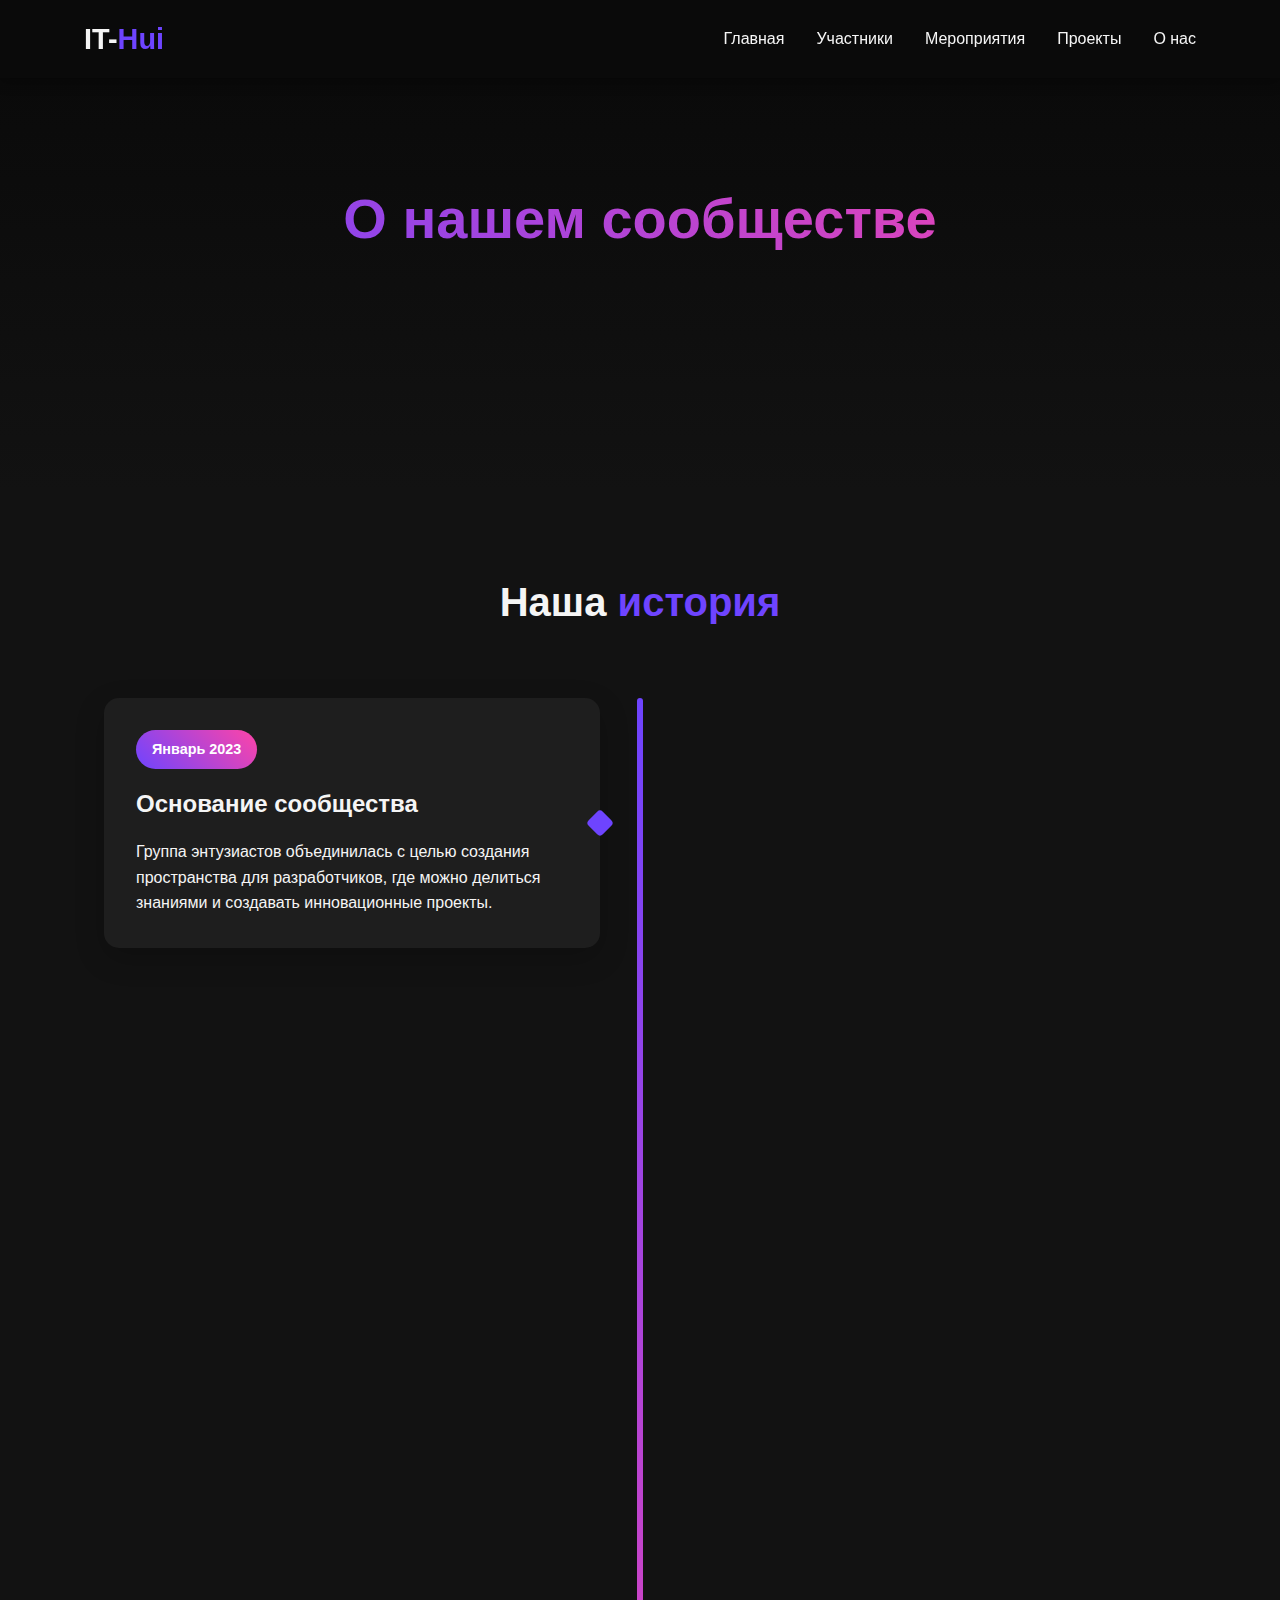
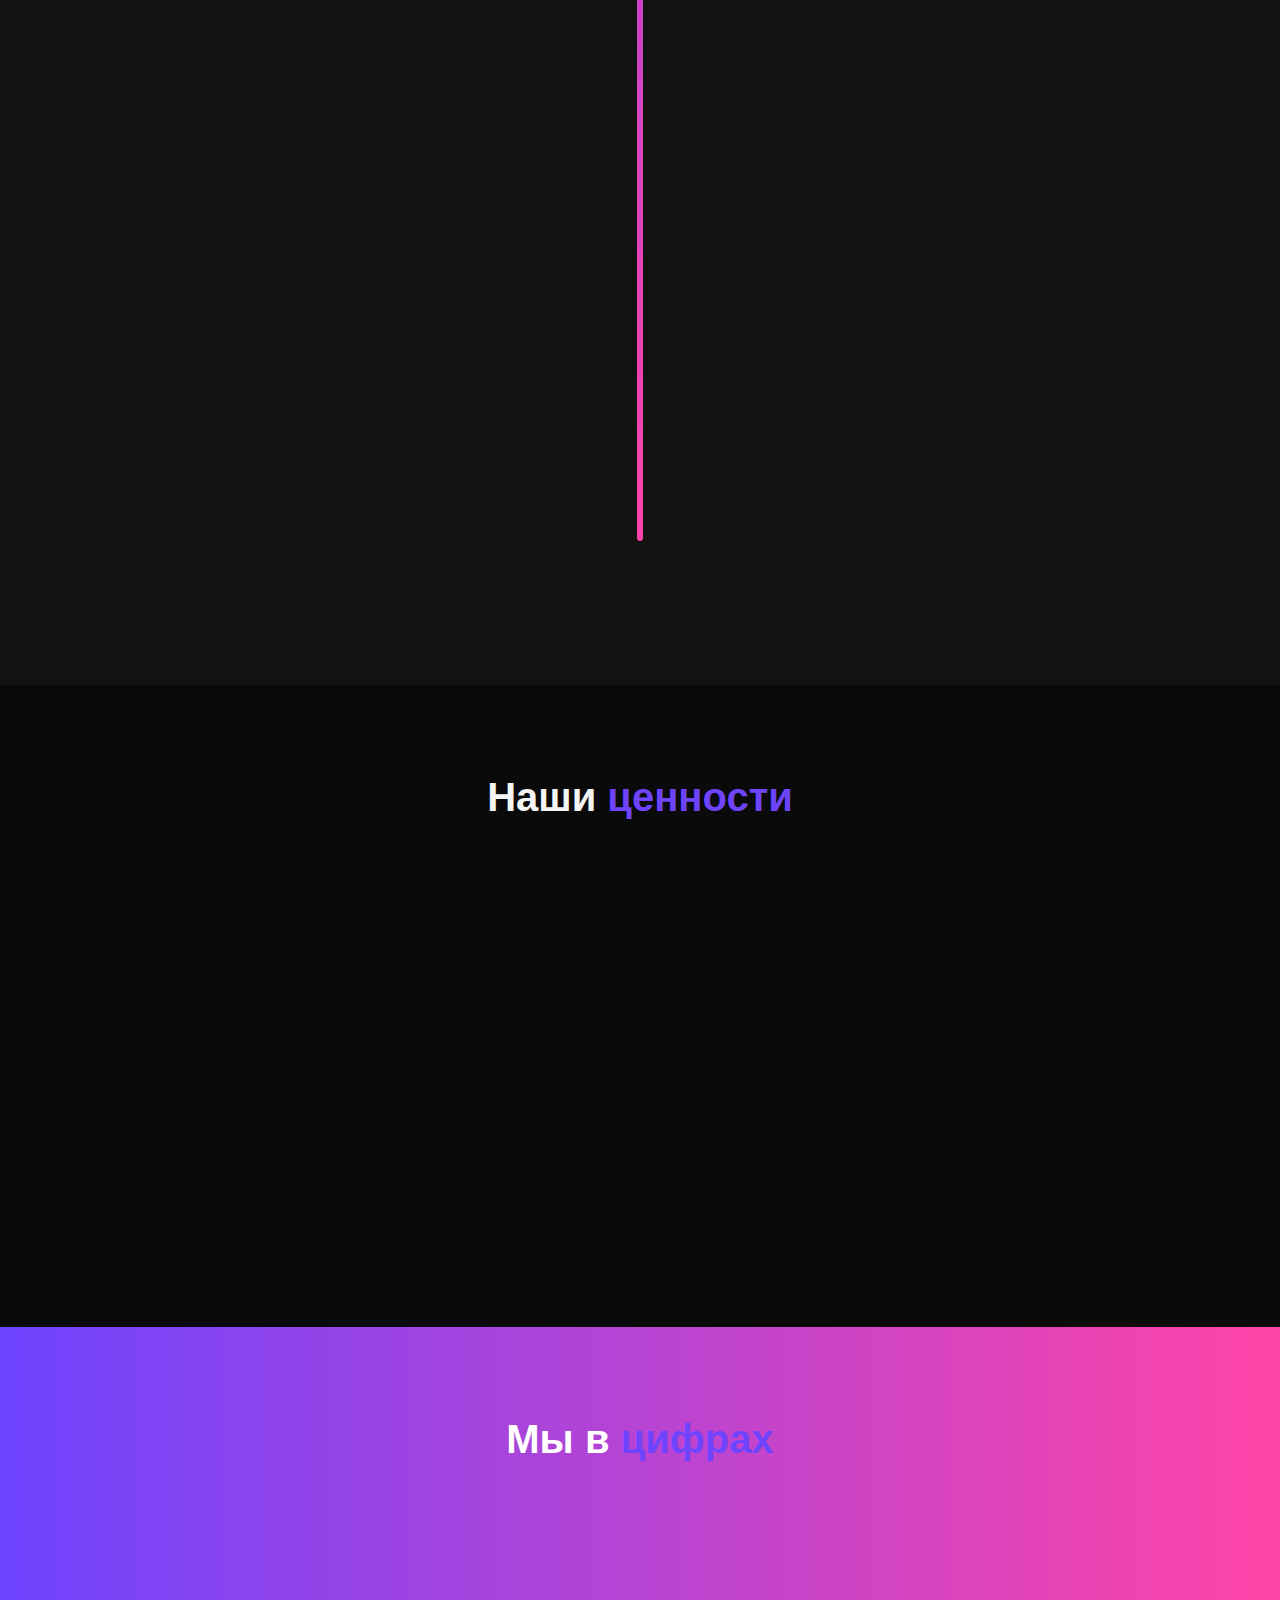
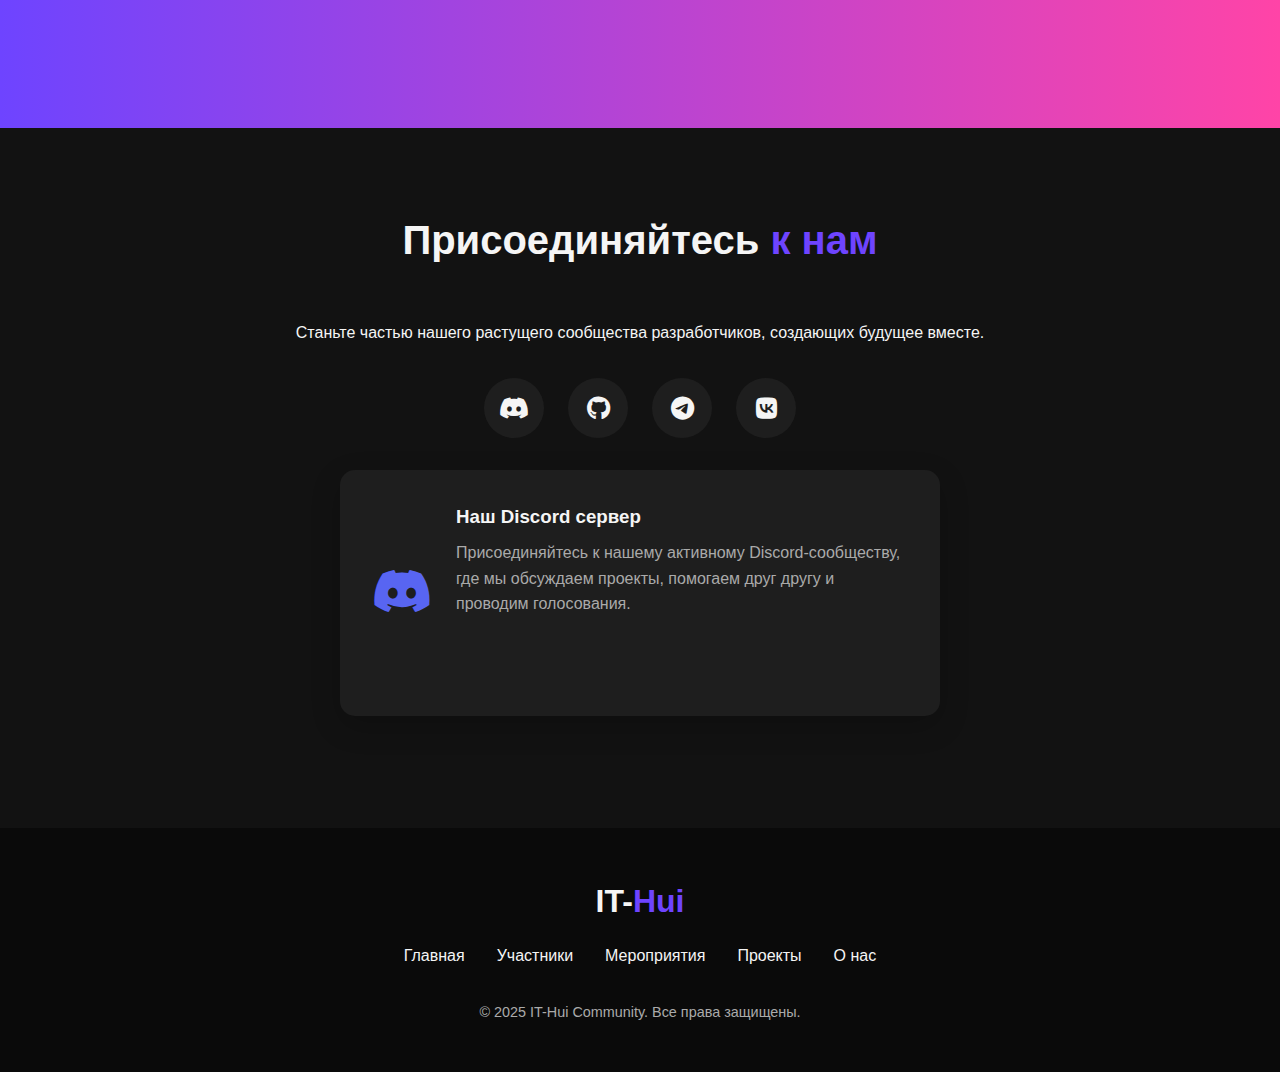
<file: pages/about.html>
<!DOCTYPE html>
<html lang="ru">
<head>
    <meta charset="UTF-8">
    <meta name="viewport" content="width=device-width, initial-scale=1.0">
    <title>О нас - IT-Hui Community</title>
    <link rel="stylesheet" href="../assets/css/style.css">
    <link rel="stylesheet" href="https://cdnjs.cloudflare.com/ajax/libs/font-awesome/6.4.0/css/all.min.css">
    <style>
        /* Дополнительные стили для страницы "О нас" */
        .about-hero {
            position: relative;
            overflow: hidden;
        }
        
        .about-hero::before {
            content: '';
            position: absolute;
            top: 0;
            left: 0;
            width: 100%;
            height: 100%;
            background: radial-gradient(circle at 20% 50%, rgba(110, 68, 255, 0.15), transparent 30%),
                        radial-gradient(circle at 80% 80%, rgba(255, 68, 167, 0.1), transparent 30%);
            z-index: -1;
        }
        
        .timeline {
            position: relative;
            max-width: 1200px;
            margin: 4rem auto;
            padding: 0 20px;
        }
        
        .timeline::after {
            content: '';
            position: absolute;
            width: 6px;
            background: linear-gradient(to bottom, var(--primary-color), var(--secondary-color));
            top: 0;
            bottom: 0;
            left: 50%;
            margin-left: -3px;
            border-radius: 10px;
        }
        
        .timeline-item {
            position: relative;
            width: 50%;
            opacity: 0;
            transform: translateY(50px);
            transition: opacity 0.5s, transform 0.5s;
            margin-bottom: 3rem;
        }
        
        .timeline-item.visible {
            opacity: 1;
            transform: translateY(0);
        }
        
        .timeline-item:nth-child(odd) {
            left: 0;
            padding-right: 40px;
        }
        
        .timeline-item:nth-child(even) {
            left: 50%;
            padding-left: 40px;
        }
        
        .timeline-content {
            background: var(--card-bg);
            padding: 2rem;
            border-radius: 15px;
            box-shadow: 0 10px 30px rgba(0, 0, 0, 0.2);
            position: relative;
        }
        
        .timeline-content::after {
            content: '';
            position: absolute;
            width: 20px;
            height: 20px;
            background: var(--primary-color);
            top: 50%;
            transform: translateY(-50%) rotate(45deg);
            border-radius: 4px;
        }
        
        .timeline-item:nth-child(odd) .timeline-content::after {
            right: -10px;
        }
        
        .timeline-item:nth-child(even) .timeline-content::after {
            left: -10px;
        }
        
        .timeline-date {
            display: inline-block;
            padding: 0.5rem 1rem;
            background: linear-gradient(45deg, var(--primary-color), var(--secondary-color));
            color: white;
            border-radius: 20px;
            font-weight: 600;
            margin-bottom: 1rem;
            font-size: 0.9rem;
        }
        
        .timeline-title {
            font-size: 1.5rem;
            margin-bottom: 1rem;
            color: var(--text-color);
        }
        
        .values-section {
            padding: 5rem 0;
            background: var(--darker-bg);
        }
        
        .values-grid {
            display: grid;
            grid-template-columns: repeat(auto-fit, minmax(250px, 1fr));
            gap: 2rem;
            margin-top: 3rem;
        }
        
        .value-card {
            background: var(--card-bg);
            border-radius: 15px;
            padding: 2rem;
            text-align: center;
            transition: transform 0.3s, box-shadow 0.3s;
            opacity: 0;
            transform: translateY(30px);
        }
        
        .value-card.visible {
            opacity: 1;
            transform: translateY(0);
        }
        
        .value-card:hover {
            transform: translateY(-10px);
            box-shadow: 0 15px 35px rgba(0, 0, 0, 0.3);
        }
        
        .value-icon {
            width: 80px;
            height: 80px;
            margin: 0 auto 1.5rem;
            display: flex;
            align-items: center;
            justify-content: center;
            background: linear-gradient(45deg, var(--primary-color), var(--secondary-color));
            border-radius: 50%;
            font-size: 2rem;
            color: white;
        }
        
        .value-title {
            font-size: 1.3rem;
            margin-bottom: 1rem;
            color: var(--text-color);
        }
        
        .stats-section {
            padding: 5rem 0;
            background: linear-gradient(to right, var(--primary-color), var(--secondary-color));
            color: white;
            text-align: center;
        }
        
        .stats-grid {
            display: grid;
            grid-template-columns: repeat(auto-fit, minmax(200px, 1fr));
            gap: 2rem;
            margin-top: 2rem;
        }
        
        .stat-item {
            opacity: 0;
            transform: translateY(30px);
        }
        
        .stat-item.visible {
            opacity: 1;
            transform: translateY(0);
        }
        
        .stat-number {
            font-size: 3rem;
            font-weight: 700;
            margin-bottom: 0.5rem;
            background: rgba(255, 255, 255, 0.1);
            display: inline-block;
            padding: 0.5rem 1.5rem;
            border-radius: 15px;
        }
        
        .stat-label {
            font-size: 1.1rem;
            opacity: 0.9;
        }
        
        .join-community {
            padding: 5rem 0;
            text-align: center;
            background: var(--dark-bg);
        }
        
        .join-content {
            max-width: 800px;
            margin: 0 auto;
        }
        
        .social-links {
            display: flex;
            justify-content: center;
            gap: 1.5rem;
            margin: 2rem 0;
        }
        
        .social-link {
            display: flex;
            align-items: center;
            justify-content: center;
            width: 60px;
            height: 60px;
            border-radius: 50%;
            background: var(--card-bg);
            color: var(--text-color);
            font-size: 1.5rem;
            transition: all 0.3s;
            text-decoration: none;
        }
        
        .social-link:hover {
            background: linear-gradient(45deg, var(--primary-color), var(--secondary-color));
            color: white;
            transform: translateY(-5px);
            box-shadow: 0 10px 20px rgba(110, 68, 255, 0.3);
        }
        
        .discord-embed {
            background: var(--card-bg);
            border-radius: 15px;
            padding: 2rem;
            margin: 2rem auto;
            max-width: 600px;
            text-align: left;
            display: flex;
            align-items: center;
            gap: 1.5rem;
            box-shadow: 0 10px 30px rgba(0, 0, 0, 0.2);
        }
        
        .discord-icon {
            font-size: 3rem;
            color: #5865F2;
            flex-shrink: 0;
        }
        
        .discord-content h3 {
            margin-bottom: 0.5rem;
            color: var(--text-color);
        }
        
        .discord-content p {
            color: var(--text-muted);
            margin-bottom: 1rem;
        }
        
        /* Адаптивность */
        @media (max-width: 768px) {
            .timeline::after {
                left: 31px;
            }
            
            .timeline-item {
                width: 100%;
                padding-left: 70px;
                padding-right: 0;
            }
            
            .timeline-item:nth-child(even) {
                left: 0;
            }
            
            .timeline-content::after {
                left: -10px !important;
                right: auto !important;
            }
            
            .discord-embed {
                flex-direction: column;
                text-align: center;
            }
        }
    </style>
</head>
<body>
    <nav>
        <div class="container nav-container">
            <a href="../index.html" class="logo">IT-<span>Hui</span></a>
            <ul class="nav-links">
                <li><a href="../index.html">Главная</a></li>
                <li><a href="members.html">Участники</a></li>
                <li><a href="events.html">Мероприятия</a></li>
                <li><a href="projects.html">Проекты</a></li>
                <li><a href="#">О нас</a></li>
            </ul>
            <div class="hamburger">
                <i class="fas fa-bars"></i>
            </div>
        </div>
    </nav>
    
    <section class="hero about-hero">
        <div class="container">
            <h1>О нашем сообществе</h1>
            <p>Узнайте больше о IT-Hui Community, нашей миссии, ценностях и истории развития.</p>
            <a href="#history" class="cta-button">Узнать больше</a>
        </div>
    </section>

    <section class="about" id="history">
        <div class="container">
            <h2 class="section-title">Наша <span>история</span></h2>
            
            <div class="timeline">
                <div class="timeline-item">
                    <div class="timeline-content">
                        <span class="timeline-date">Январь 2023</span>
                        <h3 class="timeline-title">Основание сообщества</h3>
                        <p>Группа энтузиастов объединилась с целью создания пространства для разработчиков, где можно делиться знаниями и создавать инновационные проекты.</p>
                    </div>
                </div>
                
                <div class="timeline-item">
                    <div class="timeline-content">
                        <span class="timeline-date">Апрель 2023</span>
                        <h3 class="timeline-title">Первый митап</h3>
                        <p>Провели первое оффлайн-мероприятие с участием 50 разработчиков. Обсудили тренды веб-разработки и запустили первый совместный проект.</p>
                    </div>
                </div>
                
                <div class="timeline-item">
                    <div class="timeline-content">
                        <span class="timeline-date">Сентябрь 2023</span>
                        <h3 class="timeline-title">Запуск платформы</h3>
                        <p>Разработали и запустили собственную платформу для collaboration, что позволило участникам эффективнее работать над общими проектами.</p>
                    </div>
                </div>
                
                <div class="timeline-item">
                    <div class="timeline-content">
                        <span class="timeline-date">Январь 2024</span>
                        <h3 class="timeline-title">Хакатон #1</h3>
                        <p>Провели первый масштабный хакатон с участием более 100 разработчиков. Было создано 15 инновационных проектов с открытым исходным кодом.</p>
                    </div>
                </div>
                
                <div class="timeline-item">
                    <div class="timeline-content">
                        <span class="timeline-date">Настоящее время</span>
                        <h3 class="timeline-title">Активное развитие</h3>
                        <p>Сообщество продолжает расти, привлекая талантливых разработчиков и создавая проекты, которые меняют digital-пространство к лучшему.</p>
                    </div>
                </div>
            </div>
        </div>
    </section>
    
    <section class="values-section">
        <div class="container">
            <h2 class="section-title">Наши <span>ценности</span></h2>
            
            <div class="values-grid">
                <div class="value-card">
                    <div class="value-icon">
                        <i class="fas fa-handshake"></i>
                    </div>
                    <h3 class="value-title">Сотрудничество</h3>
                    <p>Мы верим в силу командной работы и открытого обмена знаниями для достижения выдающихся результатов.</p>
                </div>
                
                <div class="value-card">
                    <div class="value-icon">
                        <i class="fas fa-lightbulb"></i>
                    </div>
                    <h3 class="value-title">Инновации</h3>
                    <p>Поощряем креативное мышление и эксперименты для создания прорывных технологических решений.</p>
                </div>
                
                <div class="value-card">
                    <div class="value-icon">
                        <i class="fas fa-graduation-cap"></i>
                    </div>
                    <h3 class="value-title">Обучение</h3>
                    <p>Создаем среду для непрерывного развития и профессионального роста каждого участника сообщества.</p>
                </div>
                
                <div class="value-card">
                    <div class="value-icon">
                        <i class="fas fa-code-branch"></i>
                    </div>
                    <h3 class="value-title">Open Source</h3>
                    <p>Поддерживаем философию открытого кода и вносим вклад в развитие технологического сообщества.</p>
                </div>
            </div>
        </div>
    </section>
    
    <section class="stats-section">
        <div class="container">
            <h2 class="section-title">Мы в <span>цифрах</span></h2>
            
            <div class="stats-grid">
                <div class="stat-item">
                    <div class="stat-number" id="membersCount">0</div>
                    <div class="stat-label">Участников</div>
                </div>
                
                <div class="stat-item">
                    <div class="stat-number" id="projectsCount">0</div>
                    <div class="stat-label">Проектов</div>
                </div>
                
                <div class="stat-item">
                    <div class="stat-number" id="eventsCount">0</div>
                    <div class="stat-label">Мероприятий</div>
                </div>
                
                <div class="stat-item">
                    <div class="stat-number" id="contributionsCount">0</div>
                    <div class="stat-label">Контрибьюшнов</div>
                </div>
            </div>
        </div>
    </section>
    
    <section class="join-community">
        <div class="container">
            <h2 class="section-title">Присоединяйтесь <span>к нам</span></h2>
            
            <div class="join-content">
                <p>Станьте частью нашего растущего сообщества разработчиков, создающих будущее вместе.</p>
                
                <div class="social-links">
                    <a href="https://discord.gg/it-hui" class="social-link">
                        <i class="fab fa-discord"></i>
                    </a>
                    <a href="https://github.com/IT-Hui-Community" class="social-link">
                        <i class="fab fa-github"></i>
                    </a>
                    <a href="https://t.me/it_hui_community" class="social-link">
                        <i class="fab fa-telegram"></i>
                    </a>
                    <a href="https://vk.com/it_hui" class="social-link">
                        <i class="fab fa-vk"></i>
                    </a>
                </div>
                
                <div class="discord-embed">
                    <div class="discord-icon">
                        <i class="fab fa-discord"></i>
                    </div>
                    <div class="discord-content">
                        <h3>Наш Discord сервер</h3>
                        <p>Присоединяйтесь к нашему активному Discord-сообществу, где мы обсуждаем проекты, помогаем друг другу и проводим голосования.</p>
                        <a href="https://discord.gg/it-hui" class="cta-button">Присоединиться</a>
                    </div>
                </div>
            </div>
        </div>
    </section>
    
    <footer>
        <div class="container">
            <div class="footer-logo">IT-<span>Hui</span></div>
            <ul class="footer-links">
                <li><a href="../index.html">Главная</a></li>
                <li><a href="members.html">Участники</a></li>
                <li><a href="events.html">Мероприятия</a></li>
                <li><a href="projects.html">Проекты</a></li>
                <li><a href="#">О нас</a></li>
            </ul>
            <p class="copyright">© 2025 IT-Hui Community. Все права защищены.</p>
        </div>
    </footer>

    <script>
        document.addEventListener('DOMContentLoaded', function() {
            // Анимация появления элементов при скролле
            const observerOptions = {
                root: null,
                rootMargin: '0px',
                threshold: 0.1
            };
            
            const observer = new IntersectionObserver((entries) => {
                entries.forEach(entry => {
                    if (entry.isIntersecting) {
                        entry.target.classList.add('visible');
                    }
                });
            }, observerOptions);
            
            // Наблюдаем за элементами таймлайна
            document.querySelectorAll('.timeline-item').forEach(item => {
                observer.observe(item);
            });
            
            // Наблюдаем за карточками ценностей
            document.querySelectorAll('.value-card').forEach(card => {
                observer.observe(card);
            });
            
            // Наблюдаем за статистикой
            document.querySelectorAll('.stat-item').forEach(stat => {
                observer.observe(stat);
            });
            
            // Анимация счетчиков
            function animateCounter(elementId, finalValue, duration) {
                const element = document.getElementById(elementId);
                const startValue = 0;
                const increment = Math.ceil(finalValue / (duration / 16)); // 16ms per frame ~60fps
                let currentValue = startValue;
                
                const timer = setInterval(() => {
                    currentValue += increment;
                    if (currentValue >= finalValue) {
                        clearInterval(timer);
                        currentValue = finalValue;
                    }
                    element.textContent = currentValue.toLocaleString();
                }, 16);
            }
            
            // Запускаем анимацию счетчиков когда они появляются в viewport
            const statsObserver = new IntersectionObserver((entries) => {
                entries.forEach(entry => {
                    if (entry.isIntersecting) {
                        animateCounter('membersCount', 250, 2000);
                        animateCounter('projectsCount', 18, 2000);
                        animateCounter('eventsCount', 12, 2000);
                        animateCounter('contributionsCount', 1500, 2000);
                        statsObserver.unobserve(entry.target);
                    }
                });
            }, observerOptions);
            
            // Наблюдаем за секцией статистики
            const statsSection = document.querySelector('.stats-section');
            if (statsSection) {
                statsObserver.observe(statsSection);
            }
            
            // Обработчик для мобильного меню
            document.querySelector('.hamburger').addEventListener('click', function() {
                document.querySelector('.nav-links').classList.toggle('active');
            });
        });
    </script>
</body>
</html>
</file>
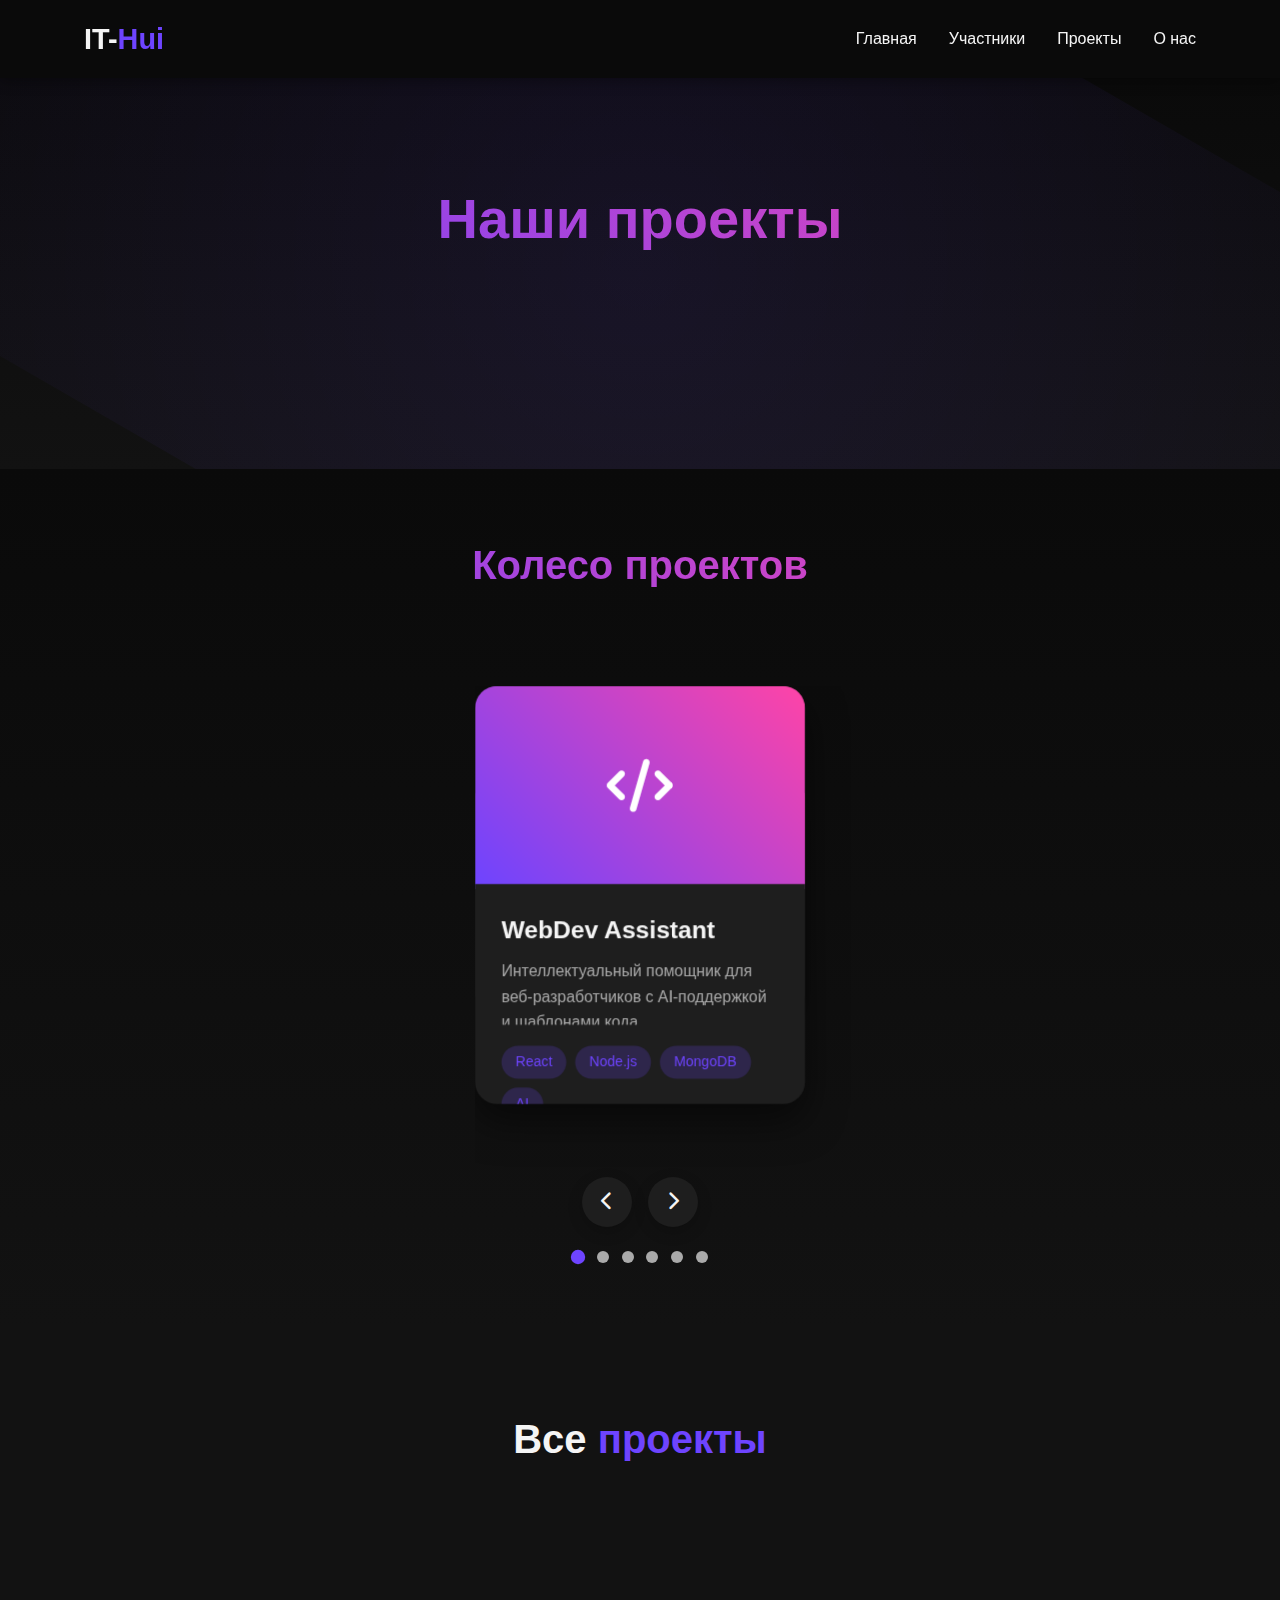
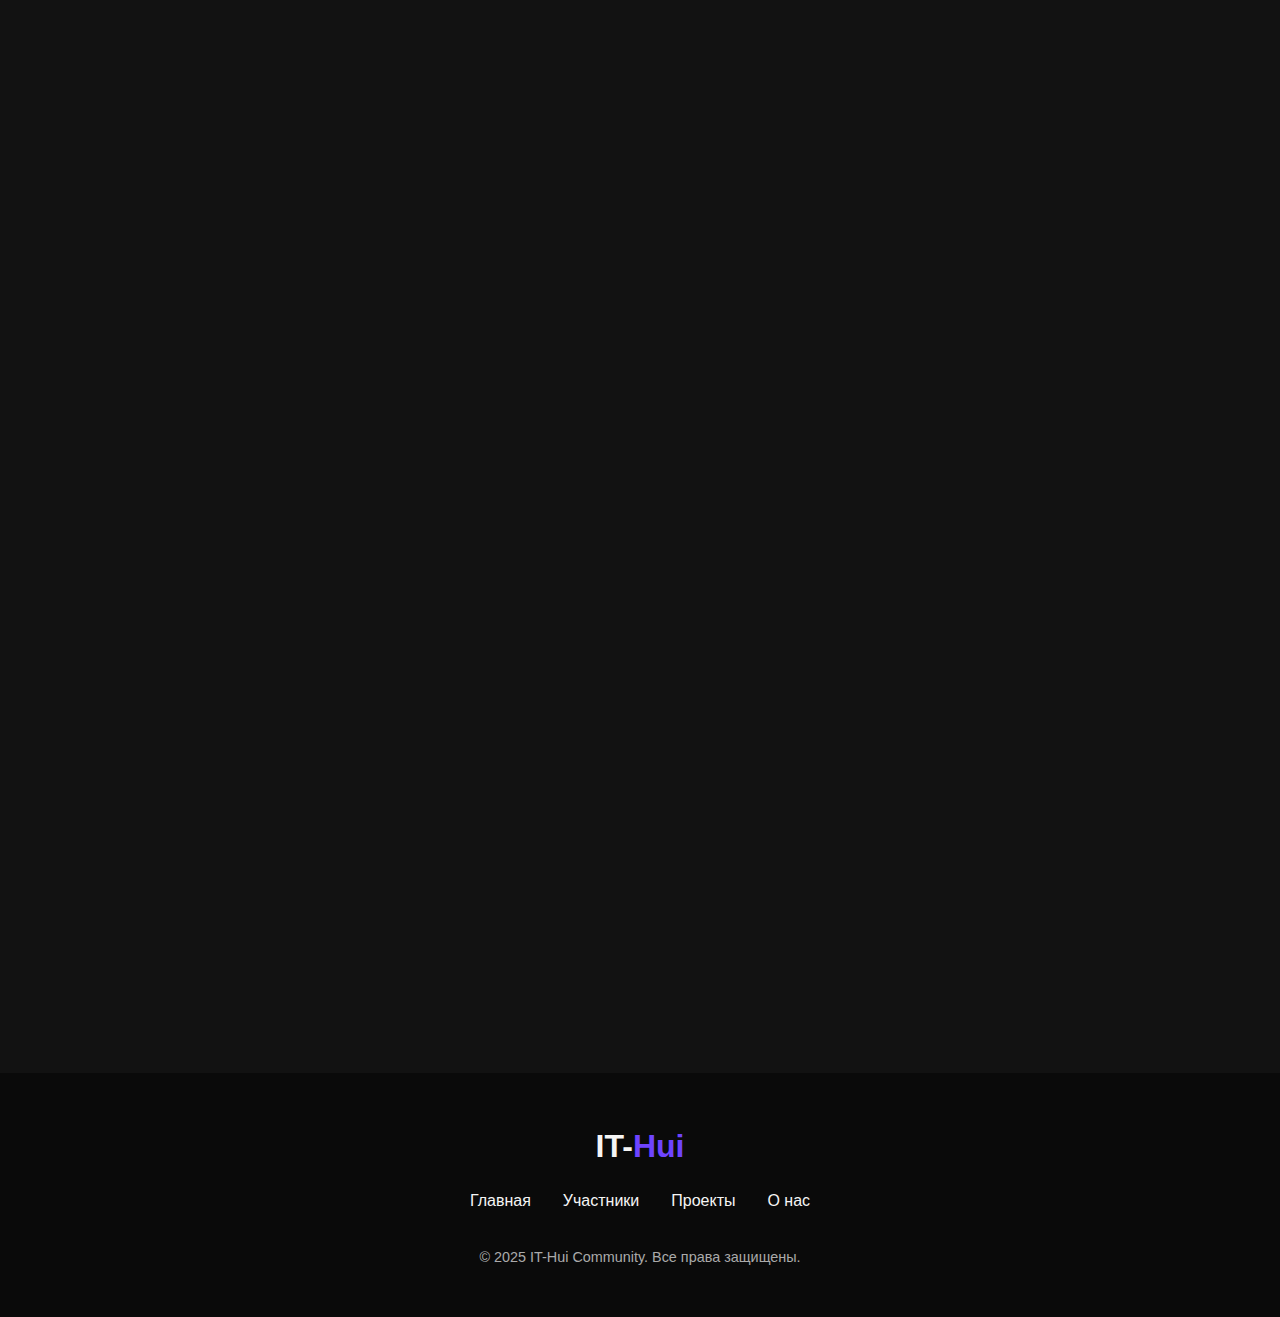
<file: pages/projects.html>
<!DOCTYPE html>
<html lang="ru">
<head>
    <meta charset="UTF-8">
    <meta name="viewport" content="width=device-width, initial-scale=1.0">
    <title>Проекты - IT-Hui Community</title>
    <link rel="stylesheet" href="../assets/css/style.css">
    <link rel="stylesheet" href="https://cdnjs.cloudflare.com/ajax/libs/font-awesome/6.4.0/css/all.min.css">
    <style>
         
        .projects-carousel {
            padding: 4rem 0;
            position: relative;
            overflow: hidden;
            background: linear-gradient(to bottom, var(--darker-bg), var(--dark-bg));
        }
        
        .carousel-container {
            max-width: 1200px;
            margin: 0 auto;
            padding: 0 20px;
            position: relative;
        }
        
        .carousel-title {
            text-align: center;
            margin-bottom: 3rem;
            font-size: 2.5rem;
            background: linear-gradient(45deg, var(--primary-color), var(--secondary-color));
            -webkit-background-clip: text;
            background-clip: text;
            color: transparent;
        }
        
        .carousel-wrapper {
            position: relative;
            height: 500px;
            perspective: 1000px;
        }
        
        .carousel {
            position: absolute;
            width: 100%;
            height: 100%;
            transform-style: preserve-3d;
            transition: transform 1s cubic-bezier(0.23, 1, 0.32, 1);
        }
        
        .project-item {
            position: absolute;
            width: 300px;
            height: 380px;
            left: 50%;
            top: 50%;
            margin: -190px 0 0 -150px;
            border-radius: 20px;
            overflow: hidden;
            background: var(--card-bg);
            box-shadow: 0 15px 35px rgba(0, 0, 0, 0.5);
            transition: transform 0.5s, opacity 0.5s, box-shadow 0.5s;
            backface-visibility: hidden;
            cursor: pointer;
        }
        
        .project-item:hover {
            box-shadow: 0 20px 45px rgba(110, 68, 255, 0.3);
        }
        
        .project-image {
            width: 100%;
            height: 180px;
            background: linear-gradient(45deg, var(--primary-color), var(--secondary-color));
            display: flex;
            align-items: center;
            justify-content: center;
            color: white;
            font-size: 3rem;
        }
        
        .project-content {
            padding: 1.5rem;
        }
        
        .project-title {
            font-size: 1.4rem;
            margin-bottom: 0.5rem;
            color: var(--text-color);
        }
        
        .project-desc {
            color: var(--text-muted);
            font-size: 0.9rem;
            margin-bottom: 1.2rem;
            height: 60px;
            overflow: hidden;
            display: -webkit-box;
            -webkit-line-clamp: 3;
            -webkit-box-orient: vertical;
        }
        
        .project-tech {
            display: flex;
            flex-wrap: wrap;
            gap: 0.5rem;
            margin-bottom: 1.5rem;
        }
        
        .tech-tag {
            padding: 0.3rem 0.8rem;
            background-color: rgba(110, 68, 255, 0.2);
            color: var(--primary-color);
            border-radius: 20px;
            font-size: 0.8rem;
        }
        
        .project-links {
            display: flex;
            justify-content: space-between;
        }
        
        .project-link {
            display: inline-flex;
            align-items: center;
            justify-content: center;
            padding: 0.5rem 1rem;
            background-color: var(--primary-color);
            color: white;
            text-decoration: none;
            border-radius: 5px;
            transition: background-color 0.3s;
            font-size: 0.9rem;
        }
        
        .project-link:hover {
            background-color: var(--secondary-color);
        }
        
        .project-link i {
            margin-right: 0.5rem;
        }
        
        .carousel-controls {
            display: flex;
            justify-content: center;
            margin-top: 2rem;
            gap: 1rem;
        }
        
        .carousel-btn {
            width: 50px;
            height: 50px;
            border-radius: 50%;
            background: var(--card-bg);
            border: none;
            color: var(--text-color);
            font-size: 1.2rem;
            cursor: pointer;
            display: flex;
            align-items: center;
            justify-content: center;
            transition: all 0.3s;
            box-shadow: 0 5px 15px rgba(0, 0, 0, 0.2);
        }
        
        .carousel-btn:hover {
            background: linear-gradient(45deg, var(--primary-color), var(--secondary-color));
            transform: translateY(-3px);
            box-shadow: 0 8px 20px rgba(110, 68, 255, 0.3);
        }
        
        .carousel-indicators {
            display: flex;
            justify-content: center;
            margin-top: 1.5rem;
            gap: 0.8rem;
        }
        
        .indicator {
            width: 12px;
            height: 12px;
            border-radius: 50%;
            background: var(--text-muted);
            cursor: pointer;
            transition: all 0.3s;
        }
        
        .indicator.active {
            background: var(--primary-color);
            transform: scale(1.2);
        }
        
         @keyframes pulse {
            0% { transform: scale(1); }
            50% { transform: scale(1.05); }
            100% { transform: scale(1); }
        }
        
        .featured-project {
            animation: pulse 4s infinite ease-in-out;
        }
        
        
        @media (max-width: 768px) {
            .carousel-wrapper {
                height: 450px;
            }
            
            .project-item {
                width: 250px;
                height: 340px;
                margin: -170px 0 0 -125px;
            }
            
            .project-image {
                height: 150px;
            }
        }
        
        @media (max-width: 480px) {
            .carousel-wrapper {
                height: 400px;
            }
            
            .project-item {
                width: 220px;
                height: 320px;
                margin: -160px 0 0 -110px;
            }
            
            .project-image {
                height: 130px;
                font-size: 2.5rem;
            }
            
            .project-content {
                padding: 1rem;
            }
            
            .carousel-btn {
                width: 40px;
                height: 40px;
            }
        }
    </style>
</head>
<body>
    <nav>
        <div class="container nav-container">
            <a href="../index.html" class="logo">IT-<span>Hui</span></a>
            <ul class="nav-links">
                <li><a href="../index.html">Главная</a></li>
                <li><a href="members.html">Участники</a></li> 
                <li><a href="#">Проекты</a></li>
                <li><a href="about.html">О нас</a></li>
            </ul>
            <div class="hamburger">
                <i class="fas fa-bars"></i>
            </div>
        </div>
    </nav>
    
    <section class="hero">
        <div class="container">
            <h1>Наши проекты</h1>
            <p>Исследуйте проекты с открытым исходным кодом, созданные нашим сообществом. Вращайте карусель, чтобы увидеть все проекты!</p>
        </div>
    </section>

    <section class="projects-carousel">
        <div class="carousel-container">
            <h2 class="carousel-title">Колесо <span>проектов</span></h2>
            
            <div class="carousel-wrapper">
                <div class="carousel" id="projectCarousel">
                 
                </div>
            </div>
            
            <div class="carousel-controls">
                <button class="carousel-btn" id="prevBtn">
                    <i class="fas fa-chevron-left"></i>
                </button>
                <button class="carousel-btn" id="nextBtn">
                    <i class="fas fa-chevron-right"></i>
                </button>
            </div>
            
            <div class="carousel-indicators" id="carouselIndicators">
            
            </div>
        </div>
    </section>
    
    <section class="resources">
        <div class="container">
            <h2 class="section-title">Все <span>проекты</span></h2>
            
            <div class="resources-grid" id="allProjects">
          
            </div>
        </div>
    </section>
    
    <footer>
        <div class="container">
            <div class="footer-logo">IT-<span>Hui</span></div>
            <ul class="footer-links">
                <li><a href="../index.html">Главная</a></li>
                <li><a href="members.html">Участники</a></li>
                <li><a href="#">Проекты</a></li>
                <li><a href="about.html">О нас</a></li>
            </ul>
            <p class="copyright">© 2025 IT-Hui Community. Все права защищены.</p>
        </div>
    </footer>

    <script>
        document.addEventListener('DOMContentLoaded', function() {
            
            const projects = [
                {
                    id: 1,
                    title: "WebDev Assistant",
                    description: "Интеллектуальный помощник для веб-разработчиков с AI-поддержкой и шаблонами кода.",
                    technologies: ["React", "Node.js", "MongoDB", "AI"],
                    github: "#",
                    demo: "#",
                    docs: "#",
                    icon: "fas fa-code"
                },
                {
                    id: 2,
                    title: "CodeCollab",
                    description: "Платформа для совместной разработки с реальным временем редактирования и чатом.",
                    technologies: ["Vue.js", "Socket.io", "Express", "PostgreSQL"],
                    github: "#",
                    demo: "#",
                    docs: "#",
                    icon: "fas fa-users"
                },
                {
                    id: 3,
                    title: "DataViz Pro",
                    description: "Мощный инструмент для визуализации данных с поддержкой множества форматов и графиков.",
                    technologies: ["D3.js", "Python", "Flask", "MySQL"],
                    github: "#",
                    demo: "#",
                    docs: "#",
                    icon: "fas fa-chart-bar"
                },
                {
                    id: 4,
                    title: "SecureChat",
                    description: "Защищенный мессенджер с end-to-end шифрованием и самоуничтожающимися сообщениями.",
                    technologies: ["React Native", "Firebase", "Crypto.js", "Node.js"],
                    github: "#",
                    demo: "#",
                    docs: "#",
                    icon: "fas fa-comment-alt"
                },
                {
                    id: 5,
                    title: "TaskFlow",
                    description: "Умный менеджер задач с AI-планировщиком и интеграциями с популярными сервисами.",
                    technologies: ["Angular", "NestJS", "MongoDB", "AI"],
                    github: "#",
                    demo: "#",
                    docs: "#",
                    icon: "fas fa-tasks"
                },
                {
                    id: 6,
                    title: "DevLearn",
                    description: "Образовательная платформа для разработчиков с интерактивными курсами и практикой.",
                    technologies: ["Next.js", "Strapi", "PostgreSQL", "Redis"],
                    github: "#",
                    demo: "#",
                    docs: "#",
                    icon: "fas fa-graduation-cap"
                }
            ];
            
            const carousel = document.getElementById('projectCarousel');
            const indicatorsContainer = document.getElementById('carouselIndicators');
            const allProjectsContainer = document.getElementById('allProjects');
            let currentIndex = 0;
            
             
            function initCarousel() {
                 
                carousel.innerHTML = '';
                indicatorsContainer.innerHTML = '';
                
                 
                projects.forEach((project, index) => {
                   
                    const projectElement = document.createElement('div');
                    projectElement.className = 'project-item';
                    projectElement.innerHTML = `
                        <div class="project-image">
                            <i class="${project.icon}"></i>
                        </div>
                        <div class="project-content">
                            <h3 class="project-title">${project.title}</h3>
                            <p class="project-desc">${project.description}</p>
                            <div class="project-tech">
                                ${project.technologies.map(tech => `<span class="tech-tag">${tech}</span>`).join('')}
                            </div>
                            <div class="project-links">
                                <a href="${project.github}" class="project-link"><i class="fab fa-github"></i> GitHub</a>
                                <a href="${project.demo}" class="project-link"><i class="fas fa-external-link-alt"></i> Демо</a>
                            </div>
                        </div>
                    `;
                    
                    carousel.appendChild(projectElement);
                    
                    
                    const indicator = document.createElement('div');
                    indicator.className = 'indicator';
                    if (index === 0) indicator.classList.add('active');
                    indicator.dataset.index = index;
                    indicator.addEventListener('click', () => {
                        goToProject(index);
                    });
                    indicatorsContainer.appendChild(indicator);
                });
                
                
                updateCarousel();
            }
            
            
            function updateCarousel() {
                const items = carousel.querySelectorAll('.project-item');
                const indicators = indicatorsContainer.querySelectorAll('.indicator');
                
                items.forEach((item, index) => {
                  
                    item.classList.remove('featured-project');
                    
                    
                    let position = index - currentIndex;
                    
                     
                    if (position < -projects.length / 2) {
                        position += projects.length;
                    } else if (position > projects.length / 2) {
                        position -= projects.length;
                    }
                    
                     
                    if (position === 0) {
                         
                        item.style.transform = 'translateZ(0) rotateY(0deg) scale(1.1)';
                        item.style.opacity = '1';
                        item.style.zIndex = '10';
                        item.classList.add('featured-project');
                    } else {
                        
                        const angle = position * 40;  
                        const z = -Math.abs(position) * 200; 
                        const x = position * 180;  
                        
                        item.style.transform = `translateZ(${z}px) rotateY(${angle}deg) translateX(${x}px) scale(0.8)`;
                        item.style.opacity = `${1 - Math.abs(position) * 0.3}`;
                        item.style.zIndex = `${10 - Math.abs(position)}`;
                    }
                });
                
    
                indicators.forEach((indicator, index) => {
                    if (index === currentIndex) {
                        indicator.classList.add('active');
                    } else {
                        indicator.classList.remove('active');
                    }
                });
            }
            
      
            function goToProject(index) {
                currentIndex = index;
                updateCarousel();
            }
            
            
            function nextProject() {
                currentIndex = (currentIndex + 1) % projects.length;
                updateCarousel();
            }
     
            function prevProject() {
                currentIndex = (currentIndex - 1 + projects.length) % projects.length;
                updateCarousel();
            }
     
            function initAllProjects() {
                projects.forEach(project => {
                    const projectCard = document.createElement('div');
                    projectCard.className = 'resource-card';
                    projectCard.style.animationDelay = `${project.id * 0.1}s`;
                    projectCard.innerHTML = `
                        <div class="resource-icon">
                            <i class="${project.icon}"></i>
                        </div>
                        <h3>${project.title}</h3>
                        <p>${project.description}</p>
                        <div class="project-tech" style="justify-content: center; margin-bottom: 1rem;">
                            ${project.technologies.map(tech => `<span class="tech-tag">${tech}</span>`).join('')}
                        </div>
                        <div style="display: flex; gap: 0.5rem; justify-content: center;">
                            <a href="${project.github}" class="resource-link"><i class="fab fa-github"></i> GitHub</a>
                            <a href="${project.demo}" class="resource-link"><i class="fas fa-external-link-alt"></i> Демо</a>
                        </div>
                    `;
                    
                    allProjectsContainer.appendChild(projectCard);
                });
            }
            
 
            document.getElementById('nextBtn').addEventListener('click', nextProject);
            document.getElementById('prevBtn').addEventListener('click', prevProject);
 
            initCarousel();
            initAllProjects();
     
            let autoRotate = setInterval(nextProject, 5000);
             
            carousel.addEventListener('mouseenter', () => {
                clearInterval(autoRotate);
            });
             
            carousel.addEventListener('mouseleave', () => {
                autoRotate = setInterval(nextProject, 5000);
            });
             
            document.querySelector('.hamburger').addEventListener('click', function() {
                document.querySelector('.nav-links').classList.toggle('active');
            });
        });
    </script>
</body>
</html>
</file>
<file: assets/css/style.css>
:root {
            --primary-color: #6e44ff;
            --secondary-color: #ff44a7;
            --dark-bg: #121212;
            --darker-bg: #0a0a0a;
            --card-bg: #1e1e1e;
            --text-color: #f5f5f5;
            --text-muted: #aaaaaa;
        }

        * {
            margin: 0;
            padding: 0;
            box-sizing: border-box;
            font-family: 'Segoe UI', Tahoma, Geneva, Verdana, sans-serif;
        }

        body {
            background-color: var(--dark-bg);
            color: var(--text-color);
            line-height: 1.6;
            overflow-x: hidden;
        }

        .container {
            width: 90%;
            max-width: 1200px;
            margin: 0 auto;
            padding: 0 20px;
        }

        /* Навигация */
        nav {
            background-color: var(--darker-bg);
            padding: 1rem 0;
            position: sticky;
            top: 0;
            z-index: 100;
            box-shadow: 0 4px 12px rgba(0, 0, 0, 0.3);
        }

        .nav-container {
            display: flex;
            justify-content: space-between;
            align-items: center;
        }

        .logo {
            font-size: 1.8rem;
            font-weight: 700;
            color: var(--text-color);
            text-decoration: none;
            display: flex;
            align-items: center;
        }

        .logo span {
            color: var(--primary-color);
        }

        .nav-links {
            display: flex;
            list-style: none;
        }

        .nav-links li {
            margin-left: 2rem;
        }

        .nav-links a {
            color: var(--text-color);
            text-decoration: none;
            font-weight: 500;
            transition: color 0.3s;
            position: relative;
        }

        .nav-links a::after {
            content: '';
            position: absolute;
            bottom: -5px;
            left: 0;
            width: 0;
            height: 2px;
            background: linear-gradient(45deg, var(--primary-color), var(--secondary-color));
            transition: width 0.3s;
        }

        .nav-links a:hover::after {
            width: 100%;
        }

        .nav-links a:hover {
            color: var(--primary-color);
        }

        .hamburger {
            display: none;
            cursor: pointer;
            font-size: 1.5rem;
        }

        /* Герой секция */
        .hero {
            padding: 6rem 0;
            text-align: center;
            background: linear-gradient(to bottom, var(--darker-bg), var(--dark-bg));
            position: relative;
            overflow: hidden;
        }

        .hero::before {
            content: '';
            position: absolute;
            top: -50%;
            left: -50%;
            width: 200%;
            height: 200%;
            background: radial-gradient(circle, rgba(110, 68, 255, 0.1) 0%, rgba(0, 0, 0, 0) 70%);
            transform: rotate(30deg);
        }

        .hero h1 {
            font-size: 3.5rem;
            margin-bottom: 1rem;
            background: linear-gradient(45deg, var(--primary-color), var(--secondary-color));
            -webkit-background-clip: text;
            background-clip: text;
            color: transparent;
            animation: fadeInUp 1s ease-out;
        }

        .hero p {
            font-size: 1.2rem;
            max-width: 800px;
            margin: 0 auto 2rem;
            color: var(--text-muted);
            animation: fadeInUp 1s ease-out 0.2s forwards;
            opacity: 0;
        }

        .cta-button {
            display: inline-block;
            padding: 0.8rem 2rem;
            background: linear-gradient(45deg, var(--primary-color), var(--secondary-color));
            color: white;
            text-decoration: none;
            border-radius: 50px;
            font-weight: 600;
            transition: transform 0.3s, box-shadow 0.3s;
            animation: fadeInUp 1s ease-out 0.4s forwards;
            opacity: 0;
        }

        .cta-button:hover {
            transform: translateY(-3px);
            box-shadow: 0 10px 20px rgba(110, 68, 255, 0.3);
        }

        /* Ресурсы */
        .resources {
            padding: 5rem 0;
            background-color: var(--dark-bg);
        }

        .section-title {
            text-align: center;
            margin-bottom: 3rem;
            font-size: 2.5rem;
            animation: fadeIn 1s ease-out;
        }

        .section-title span {
            color: var(--primary-color);
        }

        .resources-grid {
            display: grid;
            grid-template-columns: repeat(auto-fit, minmax(250px, 1fr));
            gap: 2rem;
        }

        .resource-card {
            background-color: var(--card-bg);
            border-radius: 10px;
            padding: 2rem;
            text-align: center;
            transition: transform 0.3s, box-shadow 0.3s;
            opacity: 0;
            animation: fadeIn 0.5s ease-out forwards;
        }

        .resource-card:nth-child(1) { animation-delay: 0.2s; }
        .resource-card:nth-child(2) { animation-delay: 0.4s; }
        .resource-card:nth-child(3) { animation-delay: 0.6s; }
        .resource-card:nth-child(4) { animation-delay: 0.8s; }

        .resource-card:hover {
            transform: translateY(-5px);
            box-shadow: 0 10px 25px rgba(0, 0, 0, 0.2);
        }

        .resource-icon {
            font-size: 2.5rem;
            margin-bottom: 1rem;
            color: var(--primary-color);
        }

        .resource-card h3 {
            margin-bottom: 1rem;
            font-size: 1.5rem;
        }

        .resource-card p {
            color: var(--text-muted);
            margin-bottom: 1.5rem;
        }

        .resource-link {
            display: inline-block;
            padding: 0.5rem 1.5rem;
            background-color: var(--primary-color);
            color: white;
            text-decoration: none;
            border-radius: 5px;
            transition: background-color 0.3s;
        }

        .resource-link:hover {
            background-color: var(--secondary-color);
        }

        /* Участники */
        .members {
            padding: 5rem 0;
            background-color: var(--darker-bg);
        }

        .members-grid {
            display: grid;
            grid-template-columns: repeat(auto-fit, minmax(280px, 1fr));
            gap: 2rem;
        }

        .member-card {
            background-color: var(--card-bg);
            border-radius: 10px;
            overflow: hidden;
            transition: transform 0.3s;
            opacity: 0;
            animation: fadeIn 0.5s ease-out forwards;
        }

        .member-card:nth-child(1) { animation-delay: 0.2s; }
        .member-card:nth-child(2) { animation-delay: 0.4s; }
        .member-card:nth-child(3) { animation-delay: 0.6s; }

        .member-card:hover {
            transform: translateY(-5px);
        }

        .member-header {
            padding: 1.5rem;
            text-align: center;
            background: linear-gradient(45deg, var(--primary-color), var(--secondary-color));
        }

        .member-avatar {
            width: 100px;
            height: 100px;
            border-radius: 50%;
            border: 4px solid white;
            margin: 0 auto;
            background-color: #fff;
            overflow: hidden;
        }

        .member-avatar img {
            width: 100%;
            height: 100%;
            object-fit: cover;
        }

        .member-name {
            margin-top: 1rem;
            font-size: 1.5rem;
        }

        .member-role {
            color: rgba(255, 255, 255, 0.8);
            font-size: 0.9rem;
        }

        .member-body {
            padding: 1.5rem;
        }

        .member-skills {
            display: flex;
            flex-wrap: wrap;
            gap: 0.5rem;
            margin-bottom: 1.5rem;
        }

        .skill-tag {
            padding: 0.3rem 0.8rem;
            background-color: rgba(110, 68, 255, 0.2);
            color: var(--primary-color);
            border-radius: 20px;
            font-size: 0.8rem;
        }

        .member-links {
            display: flex;
            justify-content: center;
            gap: 1rem;
        }

        .member-link {
            display: inline-flex;
            align-items: center;
            justify-content: center;
            width: 40px;
            height: 40px;
            border-radius: 50%;
            background-color: var(--dark-bg);
            color: var(--text-color);
            text-decoration: none;
            transition: background-color 0.3s, transform 0.3s;
        }

        .member-link:hover {
            background-color: var(--primary-color);
            transform: scale(1.1);
        }

        /* О сообществе */
        .about {
            padding: 5rem 0;
            background-color: var(--dark-bg);
        }

        .about-content {
            max-width: 800px;
            margin: 0 auto;
        }

        .about-text {
            margin-bottom: 2rem;
        }

        .about-text p {
            margin-bottom: 1.5rem;
            color: var(--text-muted);
            opacity: 0;
            animation: fadeIn 1s ease-out forwards;
        }

        .about-text p:nth-child(1) { animation-delay: 0.2s; }
        .about-text p:nth-child(2) { animation-delay: 0.4s; }
        .about-text p:nth-child(3) { animation-delay: 0.6s; }
        .about-text p:nth-child(4) { animation-delay: 0.8s; }

        /* Футер */
        footer {
            background-color: var(--darker-bg);
            padding: 3rem 0;
            text-align: center;
        }

        .footer-logo {
            font-size: 2rem;
            font-weight: 700;
            margin-bottom: 1rem;
        }

        .footer-logo span {
            color: var(--primary-color);
        }

        .footer-links {
            display: flex;
            justify-content: center;
            list-style: none;
            margin-bottom: 2rem;
        }

        .footer-links li {
            margin: 0 1rem;
        }

        .footer-links a {
            color: var(--text-color);
            text-decoration: none;
            transition: color 0.3s;
        }

        .footer-links a:hover {
            color: var(--primary-color);
        }

        .copyright {
            color: var(--text-muted);
            font-size: 0.9rem;
        }

        /* Анимации */
        @keyframes fadeIn {
            from {
                opacity: 0;
                transform: translateY(20px);
            }
            to {
                opacity: 1;
                transform: translateY(0);
            }
        }

        @keyframes fadeInUp {
            from {
                opacity: 0;
                transform: translateY(50px);
            }
            to {
                opacity: 1;
                transform: translateY(0);
            }
        }

        /* Адаптивность */
        @media (max-width: 768px) {
            .nav-links {
                display: none;
                flex-direction: column;
                position: absolute;
                top: 100%;
                left: 0;
                right: 0;
                background-color: var(--darker-bg);
                padding: 1rem 0;
                box-shadow: 0 5px 10px rgba(0, 0, 0, 0.2);
            }

            .nav-links.active {
                display: flex;
            }

            .nav-links li {
                margin: 0.5rem 0;
                text-align: center;
            }

            .hamburger {
                display: block;
            }

            .hero h1 {
                font-size: 2.5rem;
            }

            .hero p {
                font-size: 1rem;
            }
        }

        @media (max-width: 480px) {
            .hero h1 {
                font-size: 2rem;
            }

            .section-title {
                font-size: 2rem;
            }

            .resource-card, .member-card {
                padding: 1.5rem;
            }
        }
</file>
